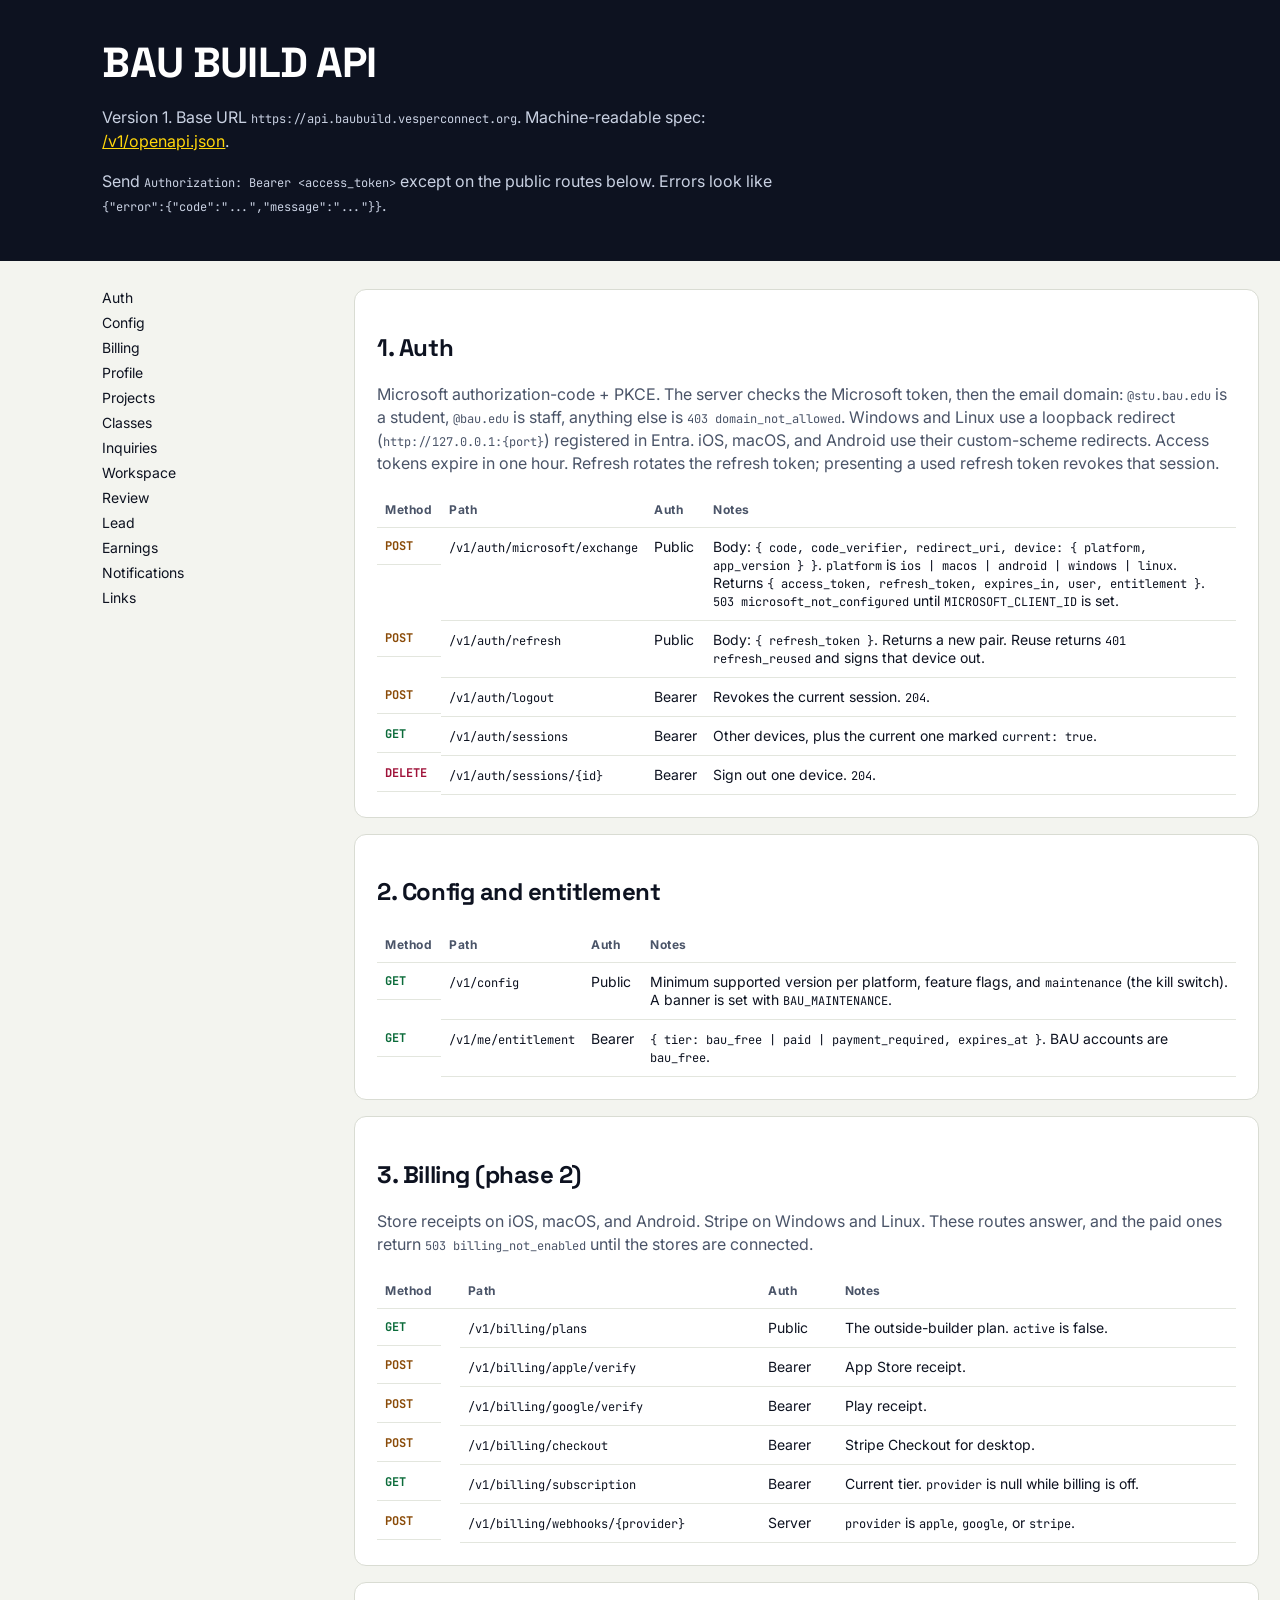
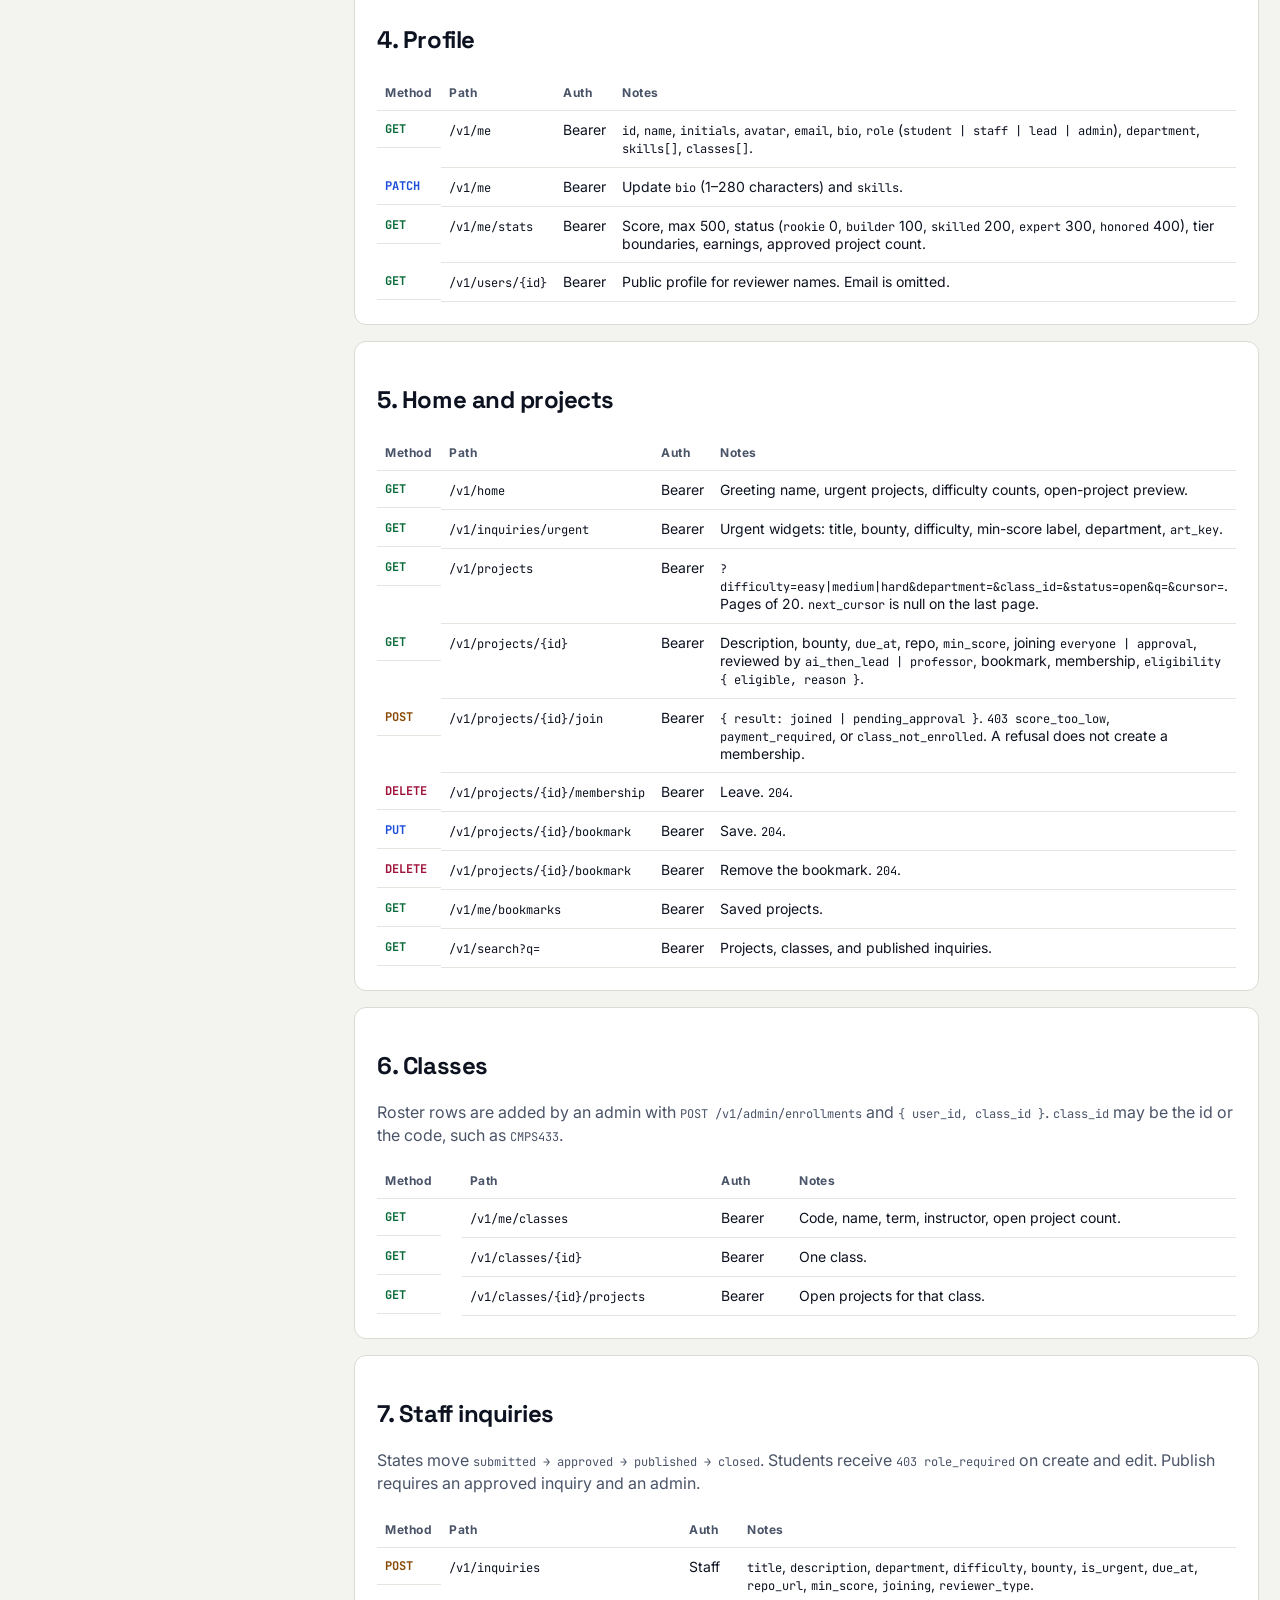
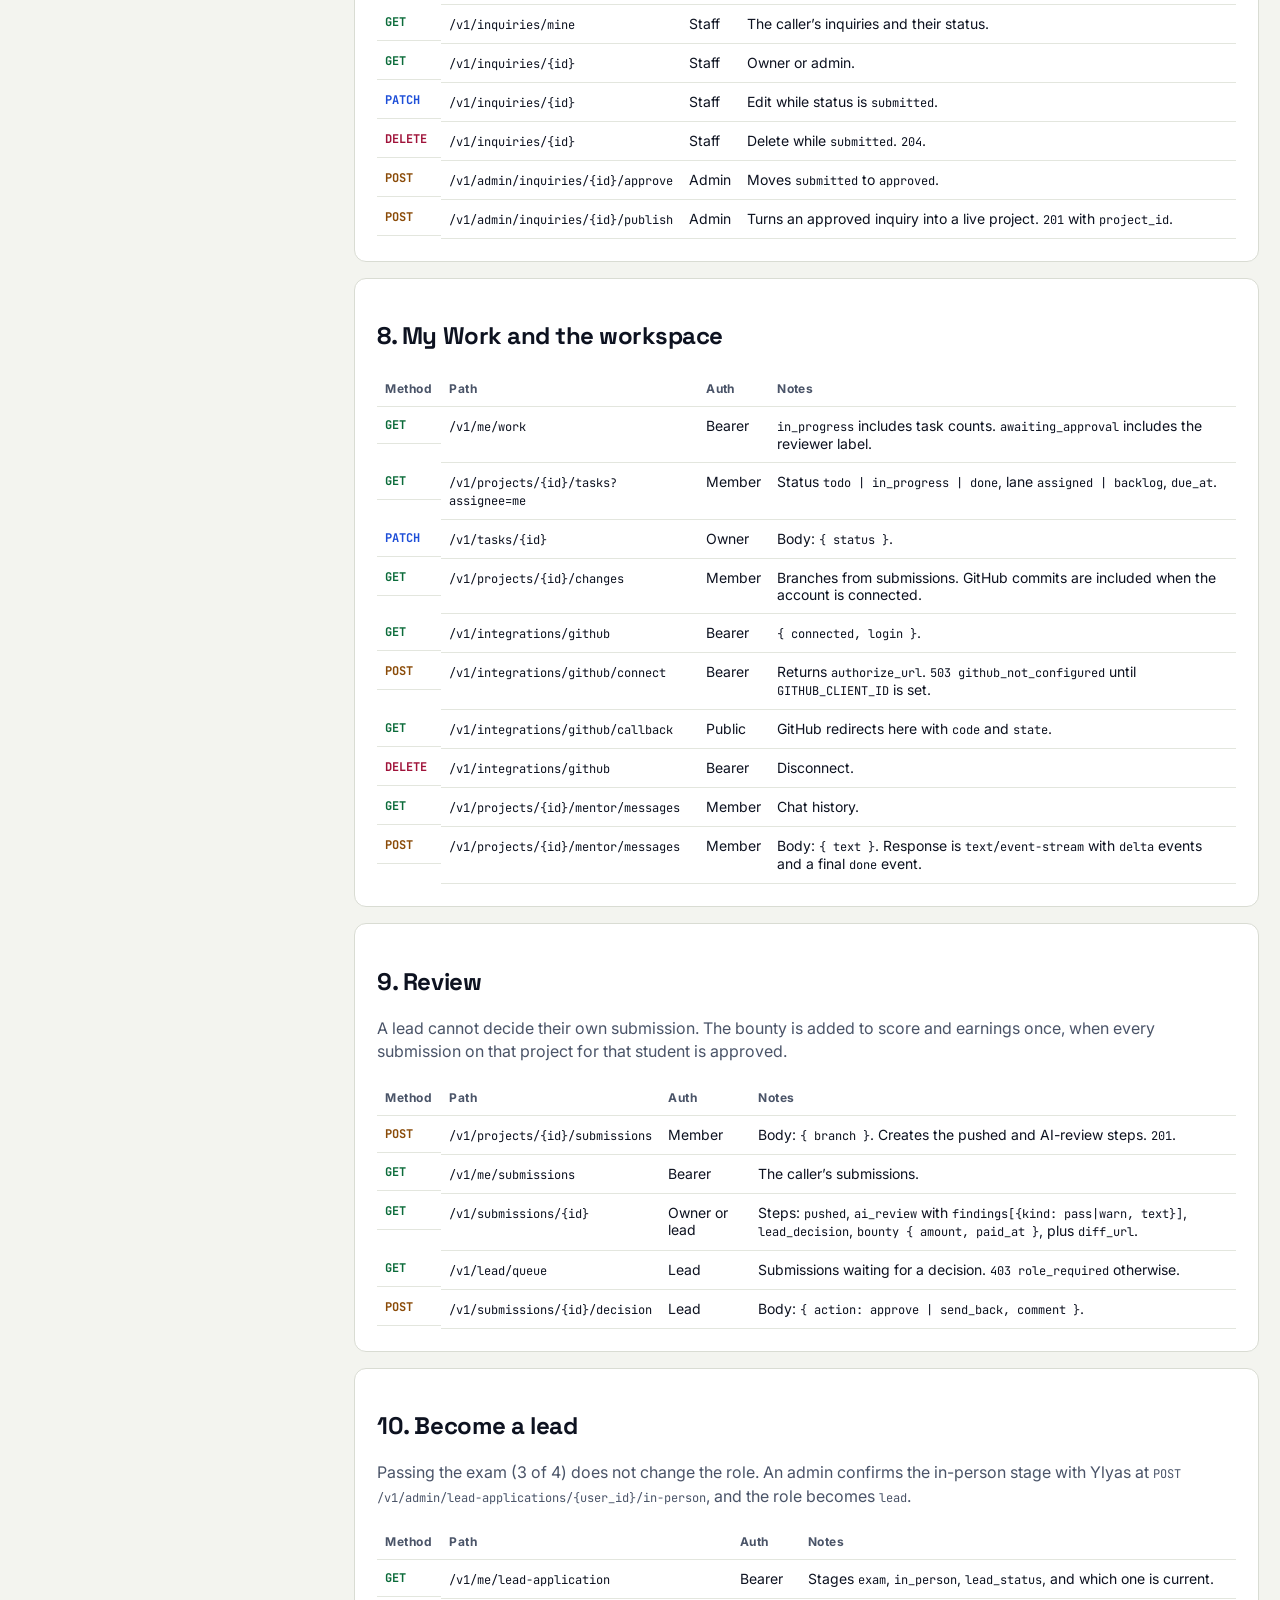
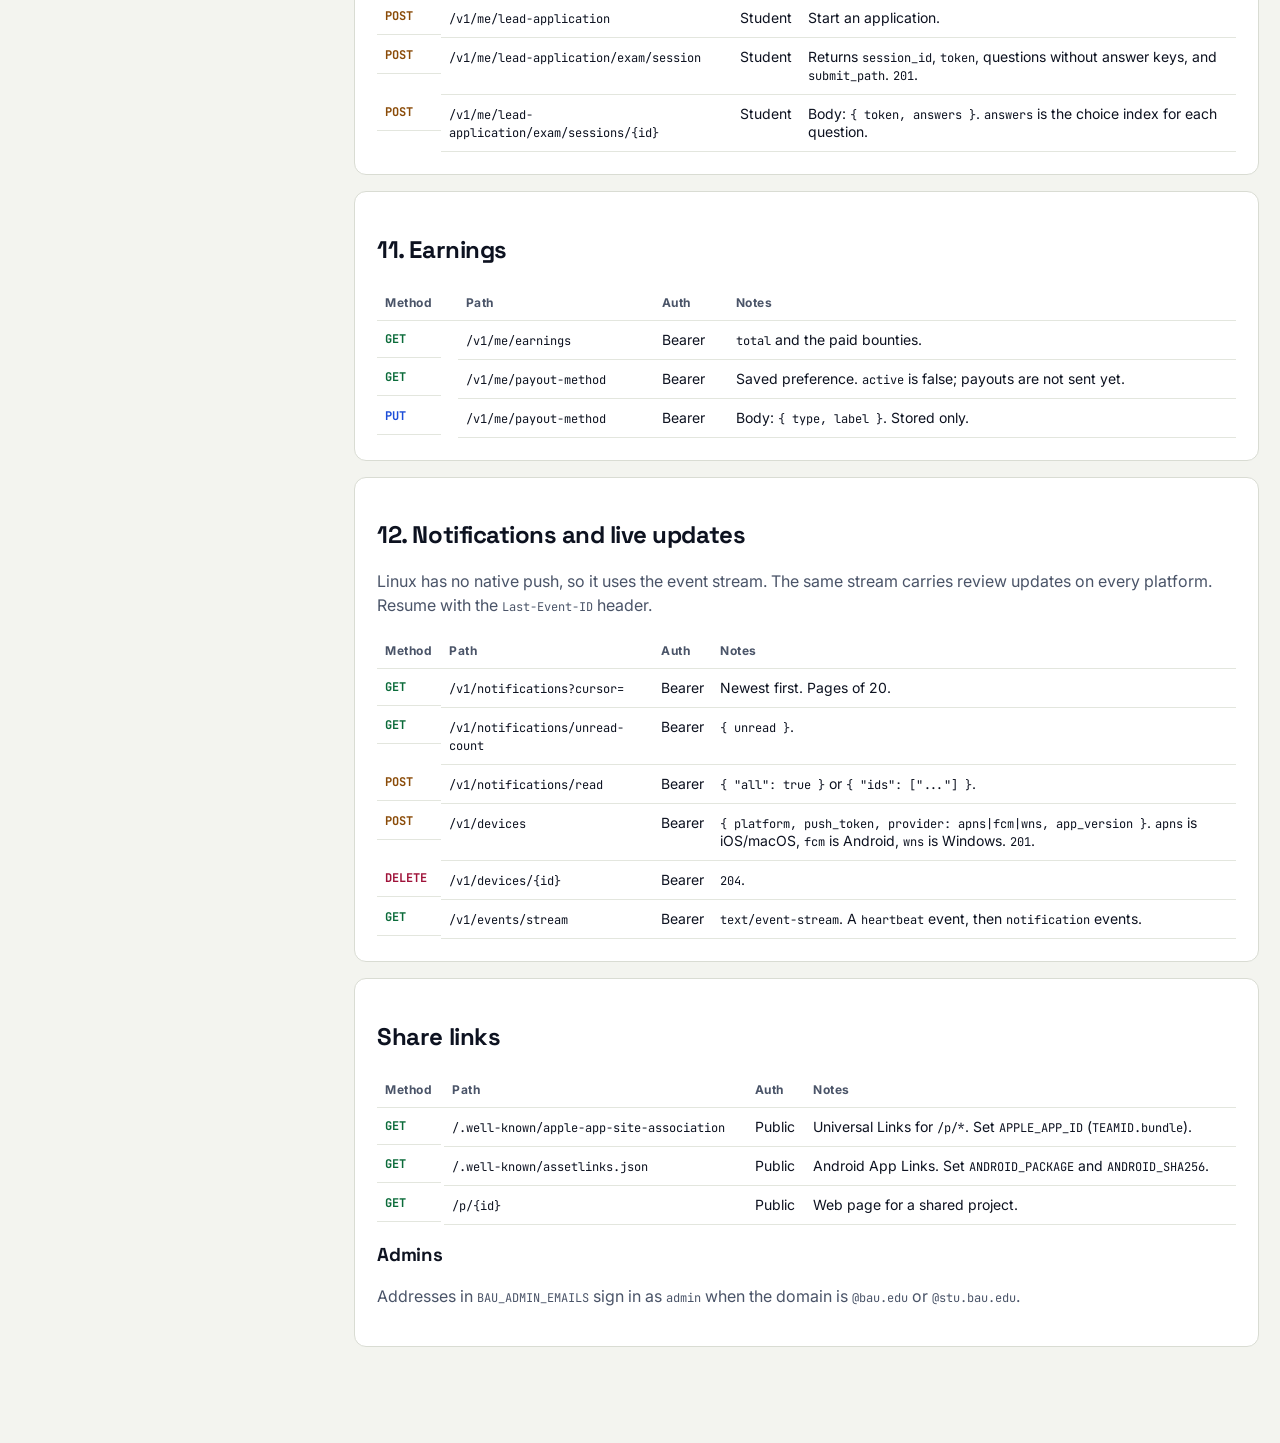
<file: docs/index.html>
<!DOCTYPE html>
<html lang="en">
<head>
  <meta charset="utf-8">
  <meta name="viewport" content="width=device-width, initial-scale=1">
  <title>BAU BUILD API</title>
  <link rel="preconnect" href="https://fonts.googleapis.com">
  <link rel="preconnect" href="https://fonts.gstatic.com" crossorigin>
  <link href="https://fonts.googleapis.com/css2?family=Inter:wght@400;500;600;700&family=JetBrains+Mono:wght@400;500&family=Space+Grotesk:wght@500;600;700&display=swap" rel="stylesheet">
  <style>
    :root { --ink:#0d1220; --muted:#4a5468; --line:#d9dcd3; --paper:#f3f4ef; --yellow:#ffd60a; --blue:#2b50e0; }
    * { box-sizing: border-box; }
    body { margin: 0; font-family: Inter, system-ui, sans-serif; color: var(--ink); background: var(--paper); }
    header { background: var(--ink); color: #fff; padding: 36px 8vw 28px; }
    header p { max-width: 68ch; color: #c9d1e2; line-height: 1.5; }
    h1, h2, h3 { font-family: "Space Grotesk", sans-serif; letter-spacing: -0.02em; }
    h1 { margin: 0 0 8px; font-size: 42px; }
    a { color: var(--blue); }
    header a { color: var(--yellow); }
    main { display: grid; grid-template-columns: 220px 1fr; gap: 32px; padding: 28px 8vw 80px; }
    nav { position: sticky; top: 16px; align-self: start; display: flex; flex-direction: column; gap: 8px; font-size: 14px; }
    nav a { color: var(--ink); text-decoration: none; }
    section { background: #fff; border: 1px solid var(--line); border-radius: 12px; padding: 22px; margin-bottom: 16px; }
    table { width: 100%; border-collapse: collapse; font-size: 14px; }
    th, td { text-align: left; vertical-align: top; padding: 10px 8px; border-bottom: 1px solid #e3e6de; }
    th { font-size: 12px; letter-spacing: .04em; color: var(--muted); }
    code, .method { font-family: "JetBrains Mono", ui-monospace, monospace; font-size: 12px; }
    .method { display: inline-block; min-width: 64px; font-weight: 700; }
    .GET { color: #0b6b3a; } .POST { color: #8a4b08; } .PATCH, .PUT { color: #1d4ed8; } .DELETE { color: #9f1239; }
    .note { color: var(--muted); line-height: 1.45; }
    @media (max-width: 800px) { main { grid-template-columns: 1fr; } nav { position: static; } }
  </style>
</head>
<body>
  <header>
    <h1>BAU BUILD API</h1>
    <p>Version 1. Base URL <code>https://api.baubuild.vesperconnect.org</code>. Machine-readable spec: <a href="/v1/openapi.json">/v1/openapi.json</a>.</p>
    <p>Send <code>Authorization: Bearer &lt;access_token&gt;</code> except on the public routes below. Errors look like <code>{"error":{"code":"...","message":"..."}}</code>.</p>
  </header>
  <main>
    <nav>
      <a href="#auth">Auth</a>
      <a href="#config">Config</a>
      <a href="#billing">Billing</a>
      <a href="#profile">Profile</a>
      <a href="#projects">Projects</a>
      <a href="#classes">Classes</a>
      <a href="#inquiries">Inquiries</a>
      <a href="#work">Workspace</a>
      <a href="#review">Review</a>
      <a href="#lead">Lead</a>
      <a href="#earnings">Earnings</a>
      <a href="#live">Notifications</a>
      <a href="#links">Links</a>
    </nav>
    <div>
      <section id="auth">
        <h2>1. Auth</h2>
        <p class="note">Microsoft authorization-code + PKCE. The server checks the Microsoft token, then the email domain: <code>@stu.bau.edu</code> is a student, <code>@bau.edu</code> is staff, anything else is <code>403 domain_not_allowed</code>. Windows and Linux use a loopback redirect (<code>http://127.0.0.1:{port}</code>) registered in Entra. iOS, macOS, and Android use their custom-scheme redirects. Access tokens expire in one hour. Refresh rotates the refresh token; presenting a used refresh token revokes that session.</p>
        <table>
          <tr><th>Method</th><th>Path</th><th>Auth</th><th>Notes</th></tr>
          <tr><td class="method POST">POST</td><td><code>/v1/auth/microsoft/exchange</code></td><td>Public</td><td>Body: <code>{ code, code_verifier, redirect_uri, device: { platform, app_version } }</code>. <code>platform</code> is <code>ios | macos | android | windows | linux</code>. Returns <code>{ access_token, refresh_token, expires_in, user, entitlement }</code>. <code>503 microsoft_not_configured</code> until <code>MICROSOFT_CLIENT_ID</code> is set.</td></tr>
          <tr><td class="method POST">POST</td><td><code>/v1/auth/refresh</code></td><td>Public</td><td>Body: <code>{ refresh_token }</code>. Returns a new pair. Reuse returns <code>401 refresh_reused</code> and signs that device out.</td></tr>
          <tr><td class="method POST">POST</td><td><code>/v1/auth/logout</code></td><td>Bearer</td><td>Revokes the current session. <code>204</code>.</td></tr>
          <tr><td class="method GET">GET</td><td><code>/v1/auth/sessions</code></td><td>Bearer</td><td>Other devices, plus the current one marked <code>current: true</code>.</td></tr>
          <tr><td class="method DELETE">DELETE</td><td><code>/v1/auth/sessions/{id}</code></td><td>Bearer</td><td>Sign out one device. <code>204</code>.</td></tr>
        </table>
      </section>
      <section id="config">
        <h2>2. Config and entitlement</h2>
        <table>
          <tr><th>Method</th><th>Path</th><th>Auth</th><th>Notes</th></tr>
          <tr><td class="method GET">GET</td><td><code>/v1/config</code></td><td>Public</td><td>Minimum supported version per platform, feature flags, and <code>maintenance</code> (the kill switch). A banner is set with <code>BAU_MAINTENANCE</code>.</td></tr>
          <tr><td class="method GET">GET</td><td><code>/v1/me/entitlement</code></td><td>Bearer</td><td><code>{ tier: bau_free | paid | payment_required, expires_at }</code>. BAU accounts are <code>bau_free</code>.</td></tr>
        </table>
      </section>
      <section id="billing">
        <h2>3. Billing (phase 2)</h2>
        <p class="note">Store receipts on iOS, macOS, and Android. Stripe on Windows and Linux. These routes answer, and the paid ones return <code>503 billing_not_enabled</code> until the stores are connected.</p>
        <table>
          <tr><th>Method</th><th>Path</th><th>Auth</th><th>Notes</th></tr>
          <tr><td class="method GET">GET</td><td><code>/v1/billing/plans</code></td><td>Public</td><td>The outside-builder plan. <code>active</code> is false.</td></tr>
          <tr><td class="method POST">POST</td><td><code>/v1/billing/apple/verify</code></td><td>Bearer</td><td>App Store receipt.</td></tr>
          <tr><td class="method POST">POST</td><td><code>/v1/billing/google/verify</code></td><td>Bearer</td><td>Play receipt.</td></tr>
          <tr><td class="method POST">POST</td><td><code>/v1/billing/checkout</code></td><td>Bearer</td><td>Stripe Checkout for desktop.</td></tr>
          <tr><td class="method GET">GET</td><td><code>/v1/billing/subscription</code></td><td>Bearer</td><td>Current tier. <code>provider</code> is null while billing is off.</td></tr>
          <tr><td class="method POST">POST</td><td><code>/v1/billing/webhooks/{provider}</code></td><td>Server</td><td><code>provider</code> is <code>apple</code>, <code>google</code>, or <code>stripe</code>.</td></tr>
        </table>
      </section>
      <section id="profile">
        <h2>4. Profile</h2>
        <table>
          <tr><th>Method</th><th>Path</th><th>Auth</th><th>Notes</th></tr>
          <tr><td class="method GET">GET</td><td><code>/v1/me</code></td><td>Bearer</td><td><code>id</code>, <code>name</code>, <code>initials</code>, <code>avatar</code>, <code>email</code>, <code>bio</code>, <code>role</code> (<code>student | staff | lead | admin</code>), <code>department</code>, <code>skills[]</code>, <code>classes[]</code>.</td></tr>
          <tr><td class="method PATCH">PATCH</td><td><code>/v1/me</code></td><td>Bearer</td><td>Update <code>bio</code> (1–280 characters) and <code>skills</code>.</td></tr>
          <tr><td class="method GET">GET</td><td><code>/v1/me/stats</code></td><td>Bearer</td><td>Score, max 500, status (<code>rookie</code> 0, <code>builder</code> 100, <code>skilled</code> 200, <code>expert</code> 300, <code>honored</code> 400), tier boundaries, earnings, approved project count.</td></tr>
          <tr><td class="method GET">GET</td><td><code>/v1/users/{id}</code></td><td>Bearer</td><td>Public profile for reviewer names. Email is omitted.</td></tr>
        </table>
      </section>
      <section id="projects">
        <h2>5. Home and projects</h2>
        <table>
          <tr><th>Method</th><th>Path</th><th>Auth</th><th>Notes</th></tr>
          <tr><td class="method GET">GET</td><td><code>/v1/home</code></td><td>Bearer</td><td>Greeting name, urgent projects, difficulty counts, open-project preview.</td></tr>
          <tr><td class="method GET">GET</td><td><code>/v1/inquiries/urgent</code></td><td>Bearer</td><td>Urgent widgets: title, bounty, difficulty, min-score label, department, <code>art_key</code>.</td></tr>
          <tr><td class="method GET">GET</td><td><code>/v1/projects</code></td><td>Bearer</td><td><code>?difficulty=easy|medium|hard&amp;department=&amp;class_id=&amp;status=open&amp;q=&amp;cursor=</code>. Pages of 20. <code>next_cursor</code> is null on the last page.</td></tr>
          <tr><td class="method GET">GET</td><td><code>/v1/projects/{id}</code></td><td>Bearer</td><td>Description, bounty, <code>due_at</code>, repo, <code>min_score</code>, joining <code>everyone | approval</code>, reviewed by <code>ai_then_lead | professor</code>, bookmark, membership, <code>eligibility { eligible, reason }</code>.</td></tr>
          <tr><td class="method POST">POST</td><td><code>/v1/projects/{id}/join</code></td><td>Bearer</td><td><code>{ result: joined | pending_approval }</code>. <code>403 score_too_low</code>, <code>payment_required</code>, or <code>class_not_enrolled</code>. A refusal does not create a membership.</td></tr>
          <tr><td class="method DELETE">DELETE</td><td><code>/v1/projects/{id}/membership</code></td><td>Bearer</td><td>Leave. <code>204</code>.</td></tr>
          <tr><td class="method PUT">PUT</td><td><code>/v1/projects/{id}/bookmark</code></td><td>Bearer</td><td>Save. <code>204</code>.</td></tr>
          <tr><td class="method DELETE">DELETE</td><td><code>/v1/projects/{id}/bookmark</code></td><td>Bearer</td><td>Remove the bookmark. <code>204</code>.</td></tr>
          <tr><td class="method GET">GET</td><td><code>/v1/me/bookmarks</code></td><td>Bearer</td><td>Saved projects.</td></tr>
          <tr><td class="method GET">GET</td><td><code>/v1/search?q=</code></td><td>Bearer</td><td>Projects, classes, and published inquiries.</td></tr>
        </table>
      </section>
      <section id="classes">
        <h2>6. Classes</h2>
        <p class="note">Roster rows are added by an admin with <code>POST /v1/admin/enrollments</code> and <code>{ user_id, class_id }</code>. <code>class_id</code> may be the id or the code, such as <code>CMPS433</code>.</p>
        <table>
          <tr><th>Method</th><th>Path</th><th>Auth</th><th>Notes</th></tr>
          <tr><td class="method GET">GET</td><td><code>/v1/me/classes</code></td><td>Bearer</td><td>Code, name, term, instructor, open project count.</td></tr>
          <tr><td class="method GET">GET</td><td><code>/v1/classes/{id}</code></td><td>Bearer</td><td>One class.</td></tr>
          <tr><td class="method GET">GET</td><td><code>/v1/classes/{id}/projects</code></td><td>Bearer</td><td>Open projects for that class.</td></tr>
        </table>
      </section>
      <section id="inquiries">
        <h2>7. Staff inquiries</h2>
        <p class="note">States move <code>submitted → approved → published → closed</code>. Students receive <code>403 role_required</code> on create and edit. Publish requires an approved inquiry and an admin.</p>
        <table>
          <tr><th>Method</th><th>Path</th><th>Auth</th><th>Notes</th></tr>
          <tr><td class="method POST">POST</td><td><code>/v1/inquiries</code></td><td>Staff</td><td><code>title</code>, <code>description</code>, <code>department</code>, <code>difficulty</code>, <code>bounty</code>, <code>is_urgent</code>, <code>due_at</code>, <code>repo_url</code>, <code>min_score</code>, <code>joining</code>, <code>reviewer_type</code>.</td></tr>
          <tr><td class="method GET">GET</td><td><code>/v1/inquiries/mine</code></td><td>Staff</td><td>The caller’s inquiries and their status.</td></tr>
          <tr><td class="method GET">GET</td><td><code>/v1/inquiries/{id}</code></td><td>Staff</td><td>Owner or admin.</td></tr>
          <tr><td class="method PATCH">PATCH</td><td><code>/v1/inquiries/{id}</code></td><td>Staff</td><td>Edit while status is <code>submitted</code>.</td></tr>
          <tr><td class="method DELETE">DELETE</td><td><code>/v1/inquiries/{id}</code></td><td>Staff</td><td>Delete while <code>submitted</code>. <code>204</code>.</td></tr>
          <tr><td class="method POST">POST</td><td><code>/v1/admin/inquiries/{id}/approve</code></td><td>Admin</td><td>Moves <code>submitted</code> to <code>approved</code>.</td></tr>
          <tr><td class="method POST">POST</td><td><code>/v1/admin/inquiries/{id}/publish</code></td><td>Admin</td><td>Turns an approved inquiry into a live project. <code>201</code> with <code>project_id</code>.</td></tr>
        </table>
      </section>
      <section id="work">
        <h2>8. My Work and the workspace</h2>
        <table>
          <tr><th>Method</th><th>Path</th><th>Auth</th><th>Notes</th></tr>
          <tr><td class="method GET">GET</td><td><code>/v1/me/work</code></td><td>Bearer</td><td><code>in_progress</code> includes task counts. <code>awaiting_approval</code> includes the reviewer label.</td></tr>
          <tr><td class="method GET">GET</td><td><code>/v1/projects/{id}/tasks?assignee=me</code></td><td>Member</td><td>Status <code>todo | in_progress | done</code>, lane <code>assigned | backlog</code>, <code>due_at</code>.</td></tr>
          <tr><td class="method PATCH">PATCH</td><td><code>/v1/tasks/{id}</code></td><td>Owner</td><td>Body: <code>{ status }</code>.</td></tr>
          <tr><td class="method GET">GET</td><td><code>/v1/projects/{id}/changes</code></td><td>Member</td><td>Branches from submissions. GitHub commits are included when the account is connected.</td></tr>
          <tr><td class="method GET">GET</td><td><code>/v1/integrations/github</code></td><td>Bearer</td><td><code>{ connected, login }</code>.</td></tr>
          <tr><td class="method POST">POST</td><td><code>/v1/integrations/github/connect</code></td><td>Bearer</td><td>Returns <code>authorize_url</code>. <code>503 github_not_configured</code> until <code>GITHUB_CLIENT_ID</code> is set.</td></tr>
          <tr><td class="method GET">GET</td><td><code>/v1/integrations/github/callback</code></td><td>Public</td><td>GitHub redirects here with <code>code</code> and <code>state</code>.</td></tr>
          <tr><td class="method DELETE">DELETE</td><td><code>/v1/integrations/github</code></td><td>Bearer</td><td>Disconnect.</td></tr>
          <tr><td class="method GET">GET</td><td><code>/v1/projects/{id}/mentor/messages</code></td><td>Member</td><td>Chat history.</td></tr>
          <tr><td class="method POST">POST</td><td><code>/v1/projects/{id}/mentor/messages</code></td><td>Member</td><td>Body: <code>{ text }</code>. Response is <code>text/event-stream</code> with <code>delta</code> events and a final <code>done</code> event.</td></tr>
        </table>
      </section>
      <section id="review">
        <h2>9. Review</h2>
        <p class="note">A lead cannot decide their own submission. The bounty is added to score and earnings once, when every submission on that project for that student is approved.</p>
        <table>
          <tr><th>Method</th><th>Path</th><th>Auth</th><th>Notes</th></tr>
          <tr><td class="method POST">POST</td><td><code>/v1/projects/{id}/submissions</code></td><td>Member</td><td>Body: <code>{ branch }</code>. Creates the pushed and AI-review steps. <code>201</code>.</td></tr>
          <tr><td class="method GET">GET</td><td><code>/v1/me/submissions</code></td><td>Bearer</td><td>The caller’s submissions.</td></tr>
          <tr><td class="method GET">GET</td><td><code>/v1/submissions/{id}</code></td><td>Owner or lead</td><td>Steps: <code>pushed</code>, <code>ai_review</code> with <code>findings[{kind: pass|warn, text}]</code>, <code>lead_decision</code>, <code>bounty { amount, paid_at }</code>, plus <code>diff_url</code>.</td></tr>
          <tr><td class="method GET">GET</td><td><code>/v1/lead/queue</code></td><td>Lead</td><td>Submissions waiting for a decision. <code>403 role_required</code> otherwise.</td></tr>
          <tr><td class="method POST">POST</td><td><code>/v1/submissions/{id}/decision</code></td><td>Lead</td><td>Body: <code>{ action: approve | send_back, comment }</code>.</td></tr>
        </table>
      </section>
      <section id="lead">
        <h2>10. Become a lead</h2>
        <p class="note">Passing the exam (3 of 4) does not change the role. An admin confirms the in-person stage with Ylyas at <code>POST /v1/admin/lead-applications/{user_id}/in-person</code>, and the role becomes <code>lead</code>.</p>
        <table>
          <tr><th>Method</th><th>Path</th><th>Auth</th><th>Notes</th></tr>
          <tr><td class="method GET">GET</td><td><code>/v1/me/lead-application</code></td><td>Bearer</td><td>Stages <code>exam</code>, <code>in_person</code>, <code>lead_status</code>, and which one is current.</td></tr>
          <tr><td class="method POST">POST</td><td><code>/v1/me/lead-application</code></td><td>Student</td><td>Start an application.</td></tr>
          <tr><td class="method POST">POST</td><td><code>/v1/me/lead-application/exam/session</code></td><td>Student</td><td>Returns <code>session_id</code>, <code>token</code>, questions without answer keys, and <code>submit_path</code>. <code>201</code>.</td></tr>
          <tr><td class="method POST">POST</td><td><code>/v1/me/lead-application/exam/sessions/{id}</code></td><td>Student</td><td>Body: <code>{ token, answers }</code>. <code>answers</code> is the choice index for each question.</td></tr>
        </table>
      </section>
      <section id="earnings">
        <h2>11. Earnings</h2>
        <table>
          <tr><th>Method</th><th>Path</th><th>Auth</th><th>Notes</th></tr>
          <tr><td class="method GET">GET</td><td><code>/v1/me/earnings</code></td><td>Bearer</td><td><code>total</code> and the paid bounties.</td></tr>
          <tr><td class="method GET">GET</td><td><code>/v1/me/payout-method</code></td><td>Bearer</td><td>Saved preference. <code>active</code> is false; payouts are not sent yet.</td></tr>
          <tr><td class="method PUT">PUT</td><td><code>/v1/me/payout-method</code></td><td>Bearer</td><td>Body: <code>{ type, label }</code>. Stored only.</td></tr>
        </table>
      </section>
      <section id="live">
        <h2>12. Notifications and live updates</h2>
        <p class="note">Linux has no native push, so it uses the event stream. The same stream carries review updates on every platform. Resume with the <code>Last-Event-ID</code> header.</p>
        <table>
          <tr><th>Method</th><th>Path</th><th>Auth</th><th>Notes</th></tr>
          <tr><td class="method GET">GET</td><td><code>/v1/notifications?cursor=</code></td><td>Bearer</td><td>Newest first. Pages of 20.</td></tr>
          <tr><td class="method GET">GET</td><td><code>/v1/notifications/unread-count</code></td><td>Bearer</td><td><code>{ unread }</code>.</td></tr>
          <tr><td class="method POST">POST</td><td><code>/v1/notifications/read</code></td><td>Bearer</td><td><code>{ "all": true }</code> or <code>{ "ids": ["..."] }</code>.</td></tr>
          <tr><td class="method POST">POST</td><td><code>/v1/devices</code></td><td>Bearer</td><td><code>{ platform, push_token, provider: apns|fcm|wns, app_version }</code>. <code>apns</code> is iOS/macOS, <code>fcm</code> is Android, <code>wns</code> is Windows. <code>201</code>.</td></tr>
          <tr><td class="method DELETE">DELETE</td><td><code>/v1/devices/{id}</code></td><td>Bearer</td><td><code>204</code>.</td></tr>
          <tr><td class="method GET">GET</td><td><code>/v1/events/stream</code></td><td>Bearer</td><td><code>text/event-stream</code>. A <code>heartbeat</code> event, then <code>notification</code> events.</td></tr>
        </table>
      </section>
      <section id="links">
        <h2>Share links</h2>
        <table>
          <tr><th>Method</th><th>Path</th><th>Auth</th><th>Notes</th></tr>
          <tr><td class="method GET">GET</td><td><code>/.well-known/apple-app-site-association</code></td><td>Public</td><td>Universal Links for <code>/p/*</code>. Set <code>APPLE_APP_ID</code> (<code>TEAMID.bundle</code>).</td></tr>
          <tr><td class="method GET">GET</td><td><code>/.well-known/assetlinks.json</code></td><td>Public</td><td>Android App Links. Set <code>ANDROID_PACKAGE</code> and <code>ANDROID_SHA256</code>.</td></tr>
          <tr><td class="method GET">GET</td><td><code>/p/{id}</code></td><td>Public</td><td>Web page for a shared project.</td></tr>
        </table>
        <h3>Admins</h3>
        <p class="note">Addresses in <code>BAU_ADMIN_EMAILS</code> sign in as <code>admin</code> when the domain is <code>@bau.edu</code> or <code>@stu.bau.edu</code>.</p>
      </section>
    </div>
  </main>
</body>
</html>
</file>
